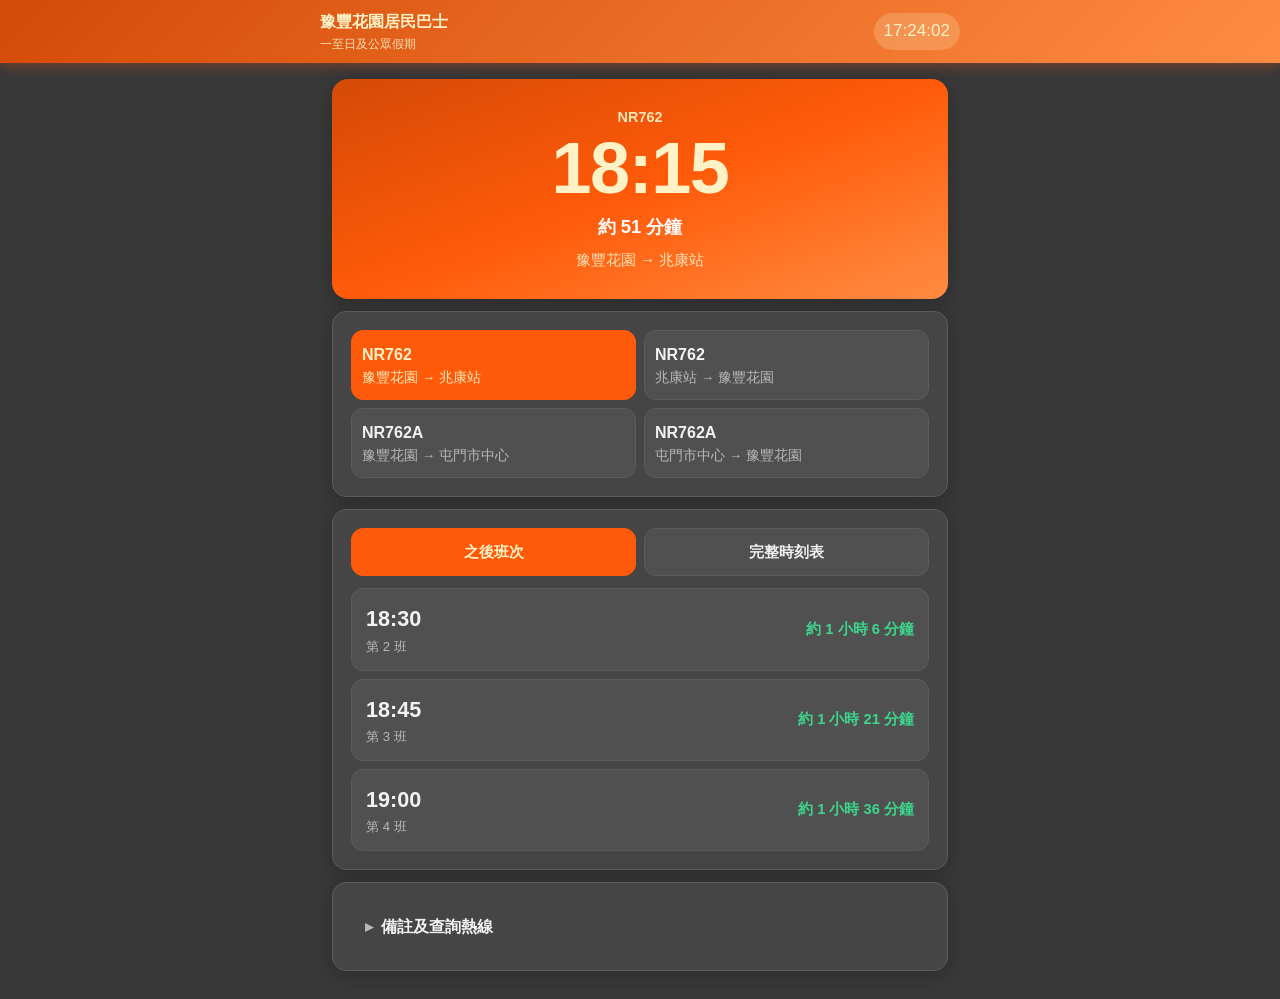
<file: index.html>
<!DOCTYPE html>
<html lang="zh-HK">
<head>
  <meta charset="UTF-8">
  <meta name="viewport" content="width=device-width, initial-scale=1.0, viewport-fit=cover">
  <meta name="theme-color" content="#ff5a09">
  <meta name="color-scheme" content="dark">
  <meta name="mobile-web-app-capable" content="yes">
  <meta name="apple-mobile-web-app-capable" content="yes">
  <meta name="apple-mobile-web-app-status-bar-style" content="black-translucent">
  <meta name="apple-mobile-web-app-title" content="豫豐巴士">
  <title>豫豐花園巴士 | NR762</title>
  <meta name="description" content="查詢豫豐花園 NR762 及 NR762A 居民巴士班次。">
  <link rel="manifest" href="manifest.json">
  <link rel="icon" href="icons/icon-192.png" type="image/png">
  <link rel="apple-touch-icon" href="icons/apple-touch-icon.png">
  <!-- splash:start -->
  <link rel="apple-touch-startup-image" media="screen and (device-width: 375px) and (device-height: 667px) and (-webkit-device-pixel-ratio: 2) and (orientation: portrait)" href="splash/iphone-se-portrait.png">
  <link rel="apple-touch-startup-image" media="screen and (device-width: 375px) and (device-height: 667px) and (-webkit-device-pixel-ratio: 2) and (orientation: landscape)" href="splash/iphone-se-landscape.png">
  <link rel="apple-touch-startup-image" media="screen and (device-width: 414px) and (device-height: 736px) and (-webkit-device-pixel-ratio: 3) and (orientation: portrait)" href="splash/iphone-plus-portrait.png">
  <link rel="apple-touch-startup-image" media="screen and (device-width: 414px) and (device-height: 736px) and (-webkit-device-pixel-ratio: 3) and (orientation: landscape)" href="splash/iphone-plus-landscape.png">
  <link rel="apple-touch-startup-image" media="screen and (device-width: 375px) and (device-height: 812px) and (-webkit-device-pixel-ratio: 3) and (orientation: portrait)" href="splash/iphone-x-portrait.png">
  <link rel="apple-touch-startup-image" media="screen and (device-width: 375px) and (device-height: 812px) and (-webkit-device-pixel-ratio: 3) and (orientation: landscape)" href="splash/iphone-x-landscape.png">
  <link rel="apple-touch-startup-image" media="screen and (device-width: 414px) and (device-height: 896px) and (-webkit-device-pixel-ratio: 2) and (orientation: portrait)" href="splash/iphone-xr-portrait.png">
  <link rel="apple-touch-startup-image" media="screen and (device-width: 414px) and (device-height: 896px) and (-webkit-device-pixel-ratio: 2) and (orientation: landscape)" href="splash/iphone-xr-landscape.png">
  <link rel="apple-touch-startup-image" media="screen and (device-width: 414px) and (device-height: 896px) and (-webkit-device-pixel-ratio: 3) and (orientation: portrait)" href="splash/iphone-xs-max-portrait.png">
  <link rel="apple-touch-startup-image" media="screen and (device-width: 414px) and (device-height: 896px) and (-webkit-device-pixel-ratio: 3) and (orientation: landscape)" href="splash/iphone-xs-max-landscape.png">
  <link rel="apple-touch-startup-image" media="screen and (device-width: 390px) and (device-height: 844px) and (-webkit-device-pixel-ratio: 3) and (orientation: portrait)" href="splash/iphone-12-portrait.png">
  <link rel="apple-touch-startup-image" media="screen and (device-width: 390px) and (device-height: 844px) and (-webkit-device-pixel-ratio: 3) and (orientation: landscape)" href="splash/iphone-12-landscape.png">
  <link rel="apple-touch-startup-image" media="screen and (device-width: 428px) and (device-height: 926px) and (-webkit-device-pixel-ratio: 3) and (orientation: portrait)" href="splash/iphone-12-max-portrait.png">
  <link rel="apple-touch-startup-image" media="screen and (device-width: 428px) and (device-height: 926px) and (-webkit-device-pixel-ratio: 3) and (orientation: landscape)" href="splash/iphone-12-max-landscape.png">
  <link rel="apple-touch-startup-image" media="screen and (device-width: 393px) and (device-height: 852px) and (-webkit-device-pixel-ratio: 3) and (orientation: portrait)" href="splash/iphone-14-pro-portrait.png">
  <link rel="apple-touch-startup-image" media="screen and (device-width: 393px) and (device-height: 852px) and (-webkit-device-pixel-ratio: 3) and (orientation: landscape)" href="splash/iphone-14-pro-landscape.png">
  <link rel="apple-touch-startup-image" media="screen and (device-width: 430px) and (device-height: 932px) and (-webkit-device-pixel-ratio: 3) and (orientation: portrait)" href="splash/iphone-14-pro-max-portrait.png">
  <link rel="apple-touch-startup-image" media="screen and (device-width: 430px) and (device-height: 932px) and (-webkit-device-pixel-ratio: 3) and (orientation: landscape)" href="splash/iphone-14-pro-max-landscape.png">
  <link rel="apple-touch-startup-image" media="screen and (device-width: 402px) and (device-height: 874px) and (-webkit-device-pixel-ratio: 3) and (orientation: portrait)" href="splash/iphone-16-pro-portrait.png">
  <link rel="apple-touch-startup-image" media="screen and (device-width: 402px) and (device-height: 874px) and (-webkit-device-pixel-ratio: 3) and (orientation: landscape)" href="splash/iphone-16-pro-landscape.png">
  <link rel="apple-touch-startup-image" media="screen and (device-width: 420px) and (device-height: 912px) and (-webkit-device-pixel-ratio: 3) and (orientation: portrait)" href="splash/iphone-air-portrait.png">
  <link rel="apple-touch-startup-image" media="screen and (device-width: 420px) and (device-height: 912px) and (-webkit-device-pixel-ratio: 3) and (orientation: landscape)" href="splash/iphone-air-landscape.png">
  <link rel="apple-touch-startup-image" media="screen and (device-width: 440px) and (device-height: 956px) and (-webkit-device-pixel-ratio: 3) and (orientation: portrait)" href="splash/iphone-16-pro-max-portrait.png">
  <link rel="apple-touch-startup-image" media="screen and (device-width: 440px) and (device-height: 956px) and (-webkit-device-pixel-ratio: 3) and (orientation: landscape)" href="splash/iphone-16-pro-max-landscape.png">
  <link rel="apple-touch-startup-image" media="screen and (device-width: 768px) and (device-height: 1024px) and (-webkit-device-pixel-ratio: 2) and (orientation: portrait)" href="splash/ipad-portrait.png">
  <link rel="apple-touch-startup-image" media="screen and (device-width: 768px) and (device-height: 1024px) and (-webkit-device-pixel-ratio: 2) and (orientation: landscape)" href="splash/ipad-landscape.png">
  <link rel="apple-touch-startup-image" media="screen and (device-width: 810px) and (device-height: 1080px) and (-webkit-device-pixel-ratio: 2) and (orientation: portrait)" href="splash/ipad-10-2-portrait.png">
  <link rel="apple-touch-startup-image" media="screen and (device-width: 810px) and (device-height: 1080px) and (-webkit-device-pixel-ratio: 2) and (orientation: landscape)" href="splash/ipad-10-2-landscape.png">
  <link rel="apple-touch-startup-image" media="screen and (device-width: 744px) and (device-height: 1133px) and (-webkit-device-pixel-ratio: 2) and (orientation: portrait)" href="splash/ipad-mini-portrait.png">
  <link rel="apple-touch-startup-image" media="screen and (device-width: 744px) and (device-height: 1133px) and (-webkit-device-pixel-ratio: 2) and (orientation: landscape)" href="splash/ipad-mini-landscape.png">
  <link rel="apple-touch-startup-image" media="screen and (device-width: 834px) and (device-height: 1112px) and (-webkit-device-pixel-ratio: 2) and (orientation: portrait)" href="splash/ipad-pro-10-5-portrait.png">
  <link rel="apple-touch-startup-image" media="screen and (device-width: 834px) and (device-height: 1112px) and (-webkit-device-pixel-ratio: 2) and (orientation: landscape)" href="splash/ipad-pro-10-5-landscape.png">
  <link rel="apple-touch-startup-image" media="screen and (device-width: 820px) and (device-height: 1180px) and (-webkit-device-pixel-ratio: 2) and (orientation: portrait)" href="splash/ipad-10-portrait.png">
  <link rel="apple-touch-startup-image" media="screen and (device-width: 820px) and (device-height: 1180px) and (-webkit-device-pixel-ratio: 2) and (orientation: landscape)" href="splash/ipad-10-landscape.png">
  <link rel="apple-touch-startup-image" media="screen and (device-width: 834px) and (device-height: 1194px) and (-webkit-device-pixel-ratio: 2) and (orientation: portrait)" href="splash/ipad-pro-11-portrait.png">
  <link rel="apple-touch-startup-image" media="screen and (device-width: 834px) and (device-height: 1194px) and (-webkit-device-pixel-ratio: 2) and (orientation: landscape)" href="splash/ipad-pro-11-landscape.png">
  <link rel="apple-touch-startup-image" media="screen and (device-width: 834px) and (device-height: 1210px) and (-webkit-device-pixel-ratio: 2) and (orientation: portrait)" href="splash/ipad-pro-11-m4-portrait.png">
  <link rel="apple-touch-startup-image" media="screen and (device-width: 834px) and (device-height: 1210px) and (-webkit-device-pixel-ratio: 2) and (orientation: landscape)" href="splash/ipad-pro-11-m4-landscape.png">
  <link rel="apple-touch-startup-image" media="screen and (device-width: 1024px) and (device-height: 1366px) and (-webkit-device-pixel-ratio: 2) and (orientation: portrait)" href="splash/ipad-pro-12-9-portrait.png">
  <link rel="apple-touch-startup-image" media="screen and (device-width: 1024px) and (device-height: 1366px) and (-webkit-device-pixel-ratio: 2) and (orientation: landscape)" href="splash/ipad-pro-12-9-landscape.png">
  <link rel="apple-touch-startup-image" media="screen and (device-width: 1032px) and (device-height: 1376px) and (-webkit-device-pixel-ratio: 2) and (orientation: portrait)" href="splash/ipad-pro-13-portrait.png">
  <link rel="apple-touch-startup-image" media="screen and (device-width: 1032px) and (device-height: 1376px) and (-webkit-device-pixel-ratio: 2) and (orientation: landscape)" href="splash/ipad-pro-13-landscape.png">
  <!-- splash:end -->
  <link rel="stylesheet" href="css/style.css">
</head>
<body>
  <header class="top-bar">
    <div class="top-bar-inner">
      <div>
        <p class="top-bar-label">豫豐花園居民巴士</p>
        <p class="top-bar-sub">一至日及公眾假期</p>
      </div>
      <time class="live-clock" id="live-clock" aria-live="polite"></time>
    </div>
  </header>

  <main class="page">
    <section class="next-hero" id="next-hero" aria-live="polite">
      <p class="next-hero-route" id="hero-route">—</p>
      <p class="next-hero-time" id="hero-time">--:--</p>
      <p class="next-hero-wait" id="hero-wait">—</p>
      <p class="next-hero-direction" id="hero-direction">—</p>
    </section>

    <section class="panel">
      <div class="route-options" id="route-options"></div>
    </section>

    <section class="panel results-panel">
      <div class="view-tabs" role="tablist">
        <button type="button" class="view-tab active" data-view="next" role="tab">之後班次</button>
        <button type="button" class="view-tab" data-view="full" role="tab">完整時刻表</button>
      </div>

      <div id="next-panel" role="tabpanel">
        <div class="upcoming-list" id="next-cards"></div>
      </div>

      <div id="full-panel" hidden role="tabpanel">
        <p id="timetable-caption"></p>
        <div class="timetable-grid" id="timetable-grid"></div>
      </div>
    </section>

    <details class="remarks-details panel">
      <summary>備註及查詢熱線</summary>
      <ul class="remarks-list" id="remarks-list"></ul>
      <p class="footer-note">查詢熱線 <a href="tel:35154088">3515 4088</a></p>
    </details>
  </main>

  <script src="js/data.js"></script>
  <script src="js/app.js"></script>
  <script src="js/pwa.js"></script>
</body>
</html>
</file>
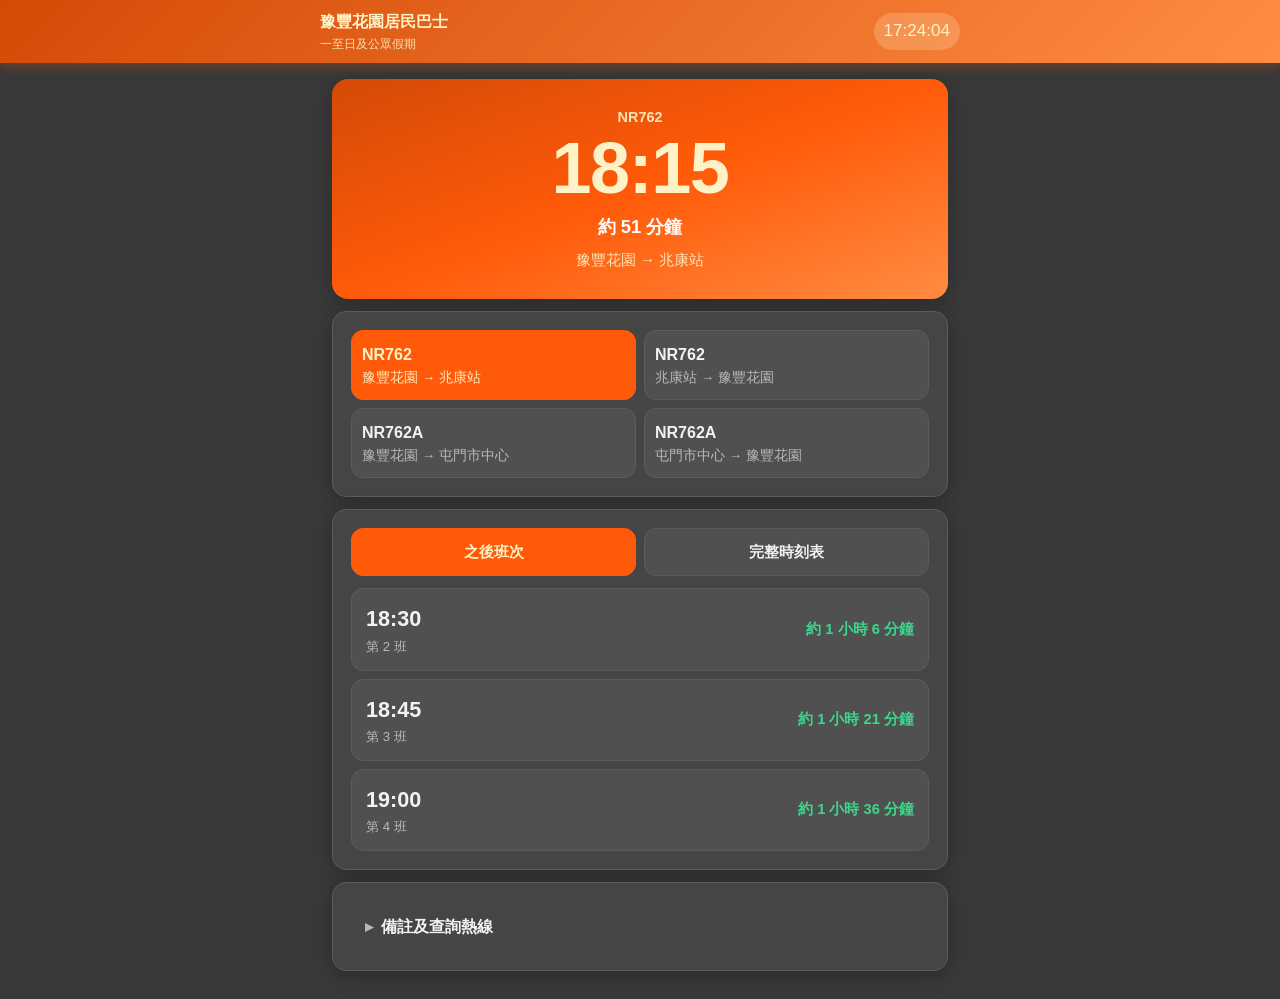
<file: google-apps-script/Index.html>
<!DOCTYPE html>
<html lang="zh-HK">
<head>
  <meta charset="UTF-8">
  <meta name="viewport" content="width=device-width, initial-scale=1.0, viewport-fit=cover">
  <meta name="theme-color" content="#ff5a09">
  <title>豫豐花園巴士 | NR762</title>
  <style>
:root {
  --bg: #393939;
  --surface: #454545;
  --surface-raised: #505050;
  --text: #f2f2f2;
  --muted: #b8b8b8;
  --primary: #4da3ff;
  --primary-dark: #7bb8ff;
  --accent: #3dd68c;
  --orange-dark: #d44a07;
  --orange: #ff5a09;
  --orange-light: #ff8c42;
  --selected: var(--orange);
  --selected-text: #fff2c6;
  --border: #5c5c5c;
  --shadow: 0 4px 20px rgba(0, 0, 0, 0.25);
  --radius: 14px;
  --touch: 48px;
  --safe-top: env(safe-area-inset-top, 0px);
  --safe-bottom: env(safe-area-inset-bottom, 0px);
  --safe-left: env(safe-area-inset-left, 0px);
  --safe-right: env(safe-area-inset-right, 0px);
}

* {
  box-sizing: border-box;
  -webkit-tap-highlight-color: transparent;
}

html {
  -webkit-text-size-adjust: 100%;
  background: var(--bg);
}

body {
  margin: 0;
  font-family: "PingFang HK", "Microsoft JhengHei", "Segoe UI", sans-serif;
  background: var(--bg);
  color: var(--text);
  line-height: 1.45;
  padding-bottom: calc(16px + var(--safe-bottom));
}

a {
  color: var(--primary);
  text-decoration: none;
}

.top-bar {
  position: sticky;
  top: 0;
  z-index: 20;
  background: linear-gradient(135deg, var(--orange-dark), var(--orange-light));
  color: var(--selected-text);
  padding: calc(10px + var(--safe-top)) calc(12px + var(--safe-right)) 10px calc(12px + var(--safe-left));
  box-shadow: 0 2px 12px rgba(255, 90, 9, 0.35);
}

.top-bar-inner {
  display: flex;
  justify-content: space-between;
  align-items: center;
  gap: 12px;
  max-width: 640px;
  margin: 0 auto;
}

.top-bar-label {
  margin: 0;
  font-size: 1rem;
  font-weight: 700;
}

.top-bar-sub {
  margin: 2px 0 0;
  font-size: 0.78rem;
  opacity: 0.88;
}

.live-clock {
  font-size: calc(0.88rem + 3px);
  font-variant-numeric: tabular-nums;
  background: rgba(255, 242, 198, 0.22);
  color: var(--selected-text);
  padding: 6px 10px;
  border-radius: 999px;
  white-space: nowrap;
  flex-shrink: 0;
}

.page {
  max-width: 640px;
  margin: 0 auto;
  padding: 12px calc(12px + var(--safe-right)) 0 calc(12px + var(--safe-left));
}

.next-hero {
  background: linear-gradient(160deg, var(--orange-dark) 0%, var(--orange) 50%, var(--orange-light) 100%);
  color: var(--selected-text);
  border-radius: calc(var(--radius) + 2px);
  padding: 20px 18px 22px;
  margin-bottom: 12px;
  box-shadow: var(--shadow);
  text-align: center;
}

.next-hero-route {
  margin: 0 0 4px;
  font-size: 0.9rem;
  opacity: 0.92;
  font-weight: 600;
}

.next-hero-time {
  margin: 0;
  font-size: clamp(3.2rem, 18vw, 4.5rem);
  font-weight: 800;
  line-height: 1;
  font-variant-numeric: tabular-nums;
  letter-spacing: -0.02em;
}

.next-hero-wait {
  margin: 10px 0 0;
  font-size: 1.15rem;
  font-weight: 700;
  color: #fff;
}

.next-hero-direction {
  margin: 8px 0 0;
  font-size: 0.95rem;
  opacity: 0.9;
}

.panel {
  background: var(--surface);
  border: 1px solid var(--border);
  border-radius: var(--radius);
  padding: 14px;
  box-shadow: var(--shadow);
  margin-bottom: 12px;
}

.route-options {
  display: grid;
  grid-template-columns: 1fr 1fr;
  gap: 8px;
}

.route-option,
.view-tab {
  border: 1.5px solid var(--border);
  background: var(--surface-raised);
  color: var(--text);
  border-radius: 12px;
  min-height: var(--touch);
  padding: 12px 10px;
  cursor: pointer;
  transition: border-color 0.15s, background 0.15s;
  font: inherit;
  touch-action: manipulation;
  user-select: none;
}

.route-option {
  text-align: center;
  display: flex;
  flex-direction: column;
  justify-content: center;
  gap: 4px;
}

.route-option strong {
  font-size: 1rem;
}

.route-option span {
  color: var(--muted);
  font-size: 0.78rem;
  line-height: 1.25;
}

.route-option.active,
.view-tab.active {
  border-color: var(--selected);
  background: var(--selected);
  color: var(--selected-text);
}

.route-option.active span {
  color: var(--selected-text);
  opacity: 0.95;
}

.view-tabs {
  display: grid;
  grid-template-columns: 1fr 1fr;
  gap: 8px;
  margin-bottom: 12px;
}

.view-tab {
  font-weight: 700;
  font-size: 0.92rem;
}

.upcoming-list {
  display: flex;
  flex-direction: column;
  gap: 8px;
}

.upcoming-item {
  display: grid;
  grid-template-columns: 1fr auto;
  align-items: center;
  gap: 8px;
  padding: 14px 14px;
  border: 1px solid var(--border);
  border-radius: 12px;
  background: var(--surface-raised);
}

.upcoming-item.highlight {
  display: none;
}

.upcoming-time {
  font-size: 1.35rem;
  font-weight: 700;
  font-variant-numeric: tabular-nums;
}

.upcoming-meta {
  color: var(--muted);
  font-size: 0.82rem;
  margin-top: 2px;
}

.upcoming-wait {
  text-align: right;
  font-size: 0.92rem;
  font-weight: 700;
  color: var(--accent);
  white-space: nowrap;
}

.timetable-grid {
  display: grid;
  grid-template-columns: repeat(3, 1fr);
  gap: 6px;
}

.time-cell {
  text-align: center;
  padding: 12px 4px;
  border-radius: 10px;
  background: var(--surface-raised);
  border: 1px solid var(--border);
  font-variant-numeric: tabular-nums;
  font-weight: 700;
  font-size: 0.95rem;
  min-height: 44px;
  display: flex;
  align-items: center;
  justify-content: center;
}

.time-cell.next {
  background: rgba(61, 214, 140, 0.2);
  border-color: var(--accent);
  color: var(--accent);
  box-shadow: 0 0 0 2px rgba(61, 214, 140, 0.25);
}

.time-cell.past {
  opacity: 0.38;
}

.time-cell.cancelled {
  opacity: 0.3;
  text-decoration: line-through;
  background: #333333;
}

#timetable-caption {
  margin: 0 0 10px;
  color: var(--muted);
  font-size: 0.82rem;
}

.remarks-details {
  padding: 0;
  overflow: hidden;
}

.remarks-details summary {
  padding: 14px;
  font-weight: 700;
  cursor: pointer;
  min-height: var(--touch);
  display: flex;
  align-items: center;
  list-style: none;
}

.remarks-details summary::-webkit-details-marker {
  display: none;
}

.remarks-details summary::before {
  content: "▸";
  margin-right: 8px;
  color: var(--muted);
}

.remarks-details[open] summary::before {
  content: "▾";
}

.remarks-list {
  margin: 0;
  padding: 0 14px 0 28px;
  color: var(--muted);
  font-size: 0.88rem;
}

.remarks-list li + li {
  margin-top: 8px;
}

.footer-note {
  margin: 12px 14px 14px;
  color: var(--muted);
  font-size: 0.82rem;
}

.empty {
  color: var(--muted);
  margin: 0;
  text-align: center;
  padding: 20px 0;
}

@media (min-width: 480px) {
  .route-option span {
    font-size: 0.85rem;
  }

  .timetable-grid {
    grid-template-columns: repeat(4, 1fr);
  }
}

.net-status {
  margin: 0 0 12px;
  padding: 8px 12px;
  border-radius: 999px;
  background: #3a332c;
  color: var(--selected-text);
  text-align: center;
  font-size: 0.82rem;
  font-weight: 700;
}

.install-hint {
  position: fixed;
  z-index: 40;
  left: 50%;
  bottom: calc(12px + var(--safe-bottom));
  transform: translateX(-50%);
  width: min(616px, calc(100% - 24px - var(--safe-left) - var(--safe-right)));
  background: var(--surface);
  color: var(--text);
  border: 1px solid var(--orange);
  border-radius: var(--radius);
  box-shadow: var(--shadow);
  padding: 14px 14px 12px;
}

.install-hint-title {
  margin: 0;
  font-weight: 800;
  color: var(--orange-light);
}

.install-hint-text {
  margin: 6px 0 0;
  color: var(--text);
  font-size: 0.9rem;
}

.share-chip {
  display: inline-flex;
  align-items: center;
  justify-content: center;
  width: 22px;
  height: 22px;
  margin: 0 4px;
  vertical-align: -5px;
  color: var(--selected-text);
  background: var(--orange);
  border-radius: 6px;
}

.install-hint-actions {
  display: flex;
  justify-content: flex-end;
  margin-top: 12px;
}

.install-hint-action {
  min-height: var(--touch);
  min-width: 96px;
  padding: 0 16px;
  border: 0;
  border-radius: 12px;
  background: var(--orange);
  color: var(--selected-text);
  font: inherit;
  font-weight: 800;
  cursor: pointer;
  touch-action: manipulation;
}

body.has-install-hint {
  padding-bottom: calc(200px + var(--safe-bottom));
}

html.is-standalone body {
  min-height: 100dvh;
}

@media (min-width: 640px) {
  .page {
    padding-top: 16px;
  }

  .next-hero {
    padding: 28px 24px;
  }

  .panel {
    padding: 18px;
  }

  .timetable-grid {
    grid-template-columns: repeat(5, 1fr);
  }
}

  </style>
</head>
<body>

  <header class="top-bar">
    <div class="top-bar-inner">
      <div>
        <p class="top-bar-label">豫豐花園居民巴士</p>
        <p class="top-bar-sub">一至日及公眾假期</p>
      </div>
      <time class="live-clock" id="live-clock" aria-live="polite"></time>
    </div>
  </header>
  <main class="page">
    <section class="next-hero" id="next-hero" aria-live="polite">
      <p class="next-hero-route" id="hero-route">—</p>
      <p class="next-hero-time" id="hero-time">--:--</p>
      <p class="next-hero-wait" id="hero-wait">—</p>
      <p class="next-hero-direction" id="hero-direction">—</p>
    </section>
    <section class="panel">
      <div class="route-options" id="route-options"></div>
    </section>
    <section class="panel results-panel">
      <div class="view-tabs" role="tablist">
        <button type="button" class="view-tab active" data-view="next" role="tab">之後班次</button>
        <button type="button" class="view-tab" data-view="full" role="tab">完整時刻表</button>
      </div>
      <div id="next-panel" role="tabpanel">
        <div class="upcoming-list" id="next-cards"></div>
      </div>
      <div id="full-panel" hidden role="tabpanel">
        <p id="timetable-caption"></p>
        <div class="timetable-grid" id="timetable-grid"></div>
      </div>
    </section>
    <details class="remarks-details panel">
      <summary>備註及查詢熱線</summary>
      <ul class="remarks-list" id="remarks-list"></ul>
      <p class="footer-note">查詢熱線 <a href="tel:35154088">3515 4088</a></p>
    </details>
  </main>

  <script>
/** 豫豐花園居民巴士 NR762 / NR762A 時刻表資料 */
const TIMETABLE = {
  meta: {
    estate: "豫豐花園",
    estateEn: "The Sherwood",
    scheduleNote: "星期一至日及公眾假期適用",
    hotline: "3515 4088",
    updatedFrom: "IMG_6187.HEIC",
  },
  routes: {
    NR762: {
      id: "NR762",
      name: "NR762",
      label: "豫豐花園 ↔ 港鐵兆康站",
      labelEn: "The Sherwood ↔ MTR Siu Hong Station",
      directions: {
        to_siu_hong: {
          label: "豫豐花園 → 兆康站",
          labelEn: "The Sherwood → Siu Hong Station",
          from: "豫豐花園",
          to: "兆康站",
          times: [
            "06:15", "06:30", "06:45", "07:00", "07:15", "07:30", "07:45", "08:00",
            "08:15", "08:30", "08:45", "09:00", "10:05", "10:20", "10:40", "11:00", "11:20",
            "11:40", "12:00", "14:05", "14:20", "14:40", "15:00", "15:20", "15:40",
            "16:00", "18:15", "18:30", "18:45", "19:00", "19:15", "19:30", "19:45",
            "21:15", "21:45", "22:00",
          ],
          cancelled: ["08:45"],
        },
        from_siu_hong: {
          label: "兆康站 → 豫豐花園",
          labelEn: "Siu Hong Station → The Sherwood",
          from: "兆康站",
          to: "豫豐花園",
          times: [
            "06:20", "06:35", "06:50", "07:05", "07:20", "07:35", "07:50", "08:05",
            "08:20", "08:35", "08:50", "09:05", "10:10", "10:25", "10:45", "11:05", "11:25",
            "11:45", "12:05", "14:10", "14:25", "14:45", "15:05", "15:25", "15:45",
            "16:05", "18:20", "18:35", "18:50", "19:05", "19:20", "19:35", "19:50",
            "21:20", "21:50", "22:05",
          ],
          cancelled: ["08:50"],
        },
      },
    },
    NR762A: {
      id: "NR762A",
      name: "NR762A",
      label: "豫豐花園 ↔ 屯門市中心",
      labelEn: "The Sherwood ↔ Tuen Mun Town Centre",
      directions: {
        to_tuen_mun: {
          label: "豫豐花園 → 屯門市中心",
          labelEn: "The Sherwood → Tuen Mun Town Centre",
          from: "豫豐花園",
          to: "屯門市中心",
          times: [
            "07:30", "08:00", "08:30", "09:00", "09:15", "09:30", "09:45", "10:00",
            "10:30", "11:00", "11:30", "12:00", "12:15", "12:30", "12:45", "13:00",
            "13:15", "13:30", "13:45", "14:00", "14:30", "15:00", "15:30", "16:00",
            "16:15", "16:30", "16:45", "17:00", "17:15", "17:30", "17:45", "18:00",
            "19:30", "20:00", "20:15", "20:30", "20:45", "21:00", "21:30", "22:00",
            "22:15", "22:30", "22:45", "23:00", "23:15",
          ],
          cancelled: [],
        },
        from_tuen_mun: {
          label: "屯門市中心 → 豫豐花園",
          labelEn: "Tuen Mun Town Centre → The Sherwood",
          from: "屯門市中心",
          to: "豫豐花園",
          times: [
            "07:40", "08:10", "08:40", "09:10", "09:25", "09:40", "09:55", "10:10",
            "10:40", "11:10", "11:40", "12:10", "12:25", "12:40", "12:55", "13:10",
            "13:25", "13:40", "13:55", "14:10", "14:40", "15:10", "15:40", "16:10",
            "16:25", "16:40", "16:55", "17:10", "17:25", "17:40", "17:55", "18:10",
            "19:40", "20:10", "20:25", "20:40", "20:55", "21:10", "21:40", "22:10",
            "22:25", "22:40", "22:55", "23:10", "23:30",
          ],
          cancelled: [],
        },
      },
    },
  },
  remarks: [
    "班次可能因交通情況而調整，恕不另行通知。",
    "為避免阻塞交通，巴士不會在屯門市中心及兆康站等候。",
    "乘客上車時須出示有效居民證，並以八達通繳付車費。",
    "八號或以上颱風信號或黑色暴雨警告生效時，服務於信號發出前一小時起有限度運作，其後暫停；信號取消後兩小時恢復正常服務（視乎路面情況而定）。",
    "查詢請致電 24 小時保安控制中心：3515 4088。",
  ],
};

const ROUTE_OPTIONS = [
  { id: "nr762-out", routeId: "NR762", directionKey: "to_siu_hong", route: "NR762", direction: "豫豐花園 → 兆康站" },
  { id: "nr762-in", routeId: "NR762", directionKey: "from_siu_hong", route: "NR762", direction: "兆康站 → 豫豐花園" },
  { id: "nr762a-out", routeId: "NR762A", directionKey: "to_tuen_mun", route: "NR762A", direction: "豫豐花園 → 屯門市中心" },
  { id: "nr762a-in", routeId: "NR762A", directionKey: "from_tuen_mun", route: "NR762A", direction: "屯門市中心 → 豫豐花園" },
];

const state = {
  optionId: "nr762-out",
  view: "next",
};

function getSelection() {
  return ROUTE_OPTIONS.find((o) => o.id === state.optionId) || ROUTE_OPTIONS[0];
}

function parseTime(timeStr) {
  const [h, m] = timeStr.split(":").map(Number);
  return h * 60 + m;
}

function getNowMinutes() {
  const now = new Date();
  return now.getHours() * 60 + now.getMinutes();
}

function getActiveTimes(routeId, directionKey) {
  const direction = TIMETABLE.routes[routeId].directions[directionKey];
  const cancelled = new Set(direction.cancelled || []);
  return direction.times.filter((t) => !cancelled.has(t));
}

function getNextBuses(routeId, directionKey, count = 4) {
  const times = getActiveTimes(routeId, directionKey);
  const now = getNowMinutes();
  const upcoming = times.filter((t) => parseTime(t) >= now);
  const result = upcoming.slice(0, count);

  if (result.length < count) {
    result.push(...times.slice(0, count - result.length));
  }

  return result.map((time) => {
    let diff = parseTime(time) - now;
    if (diff < 0) diff += 24 * 60;
    return { time, minutesAway: diff, isTomorrow: parseTime(time) < now };
  });
}

function formatWaitText(bus, index) {
  if (bus.minutesAway === 0) return "即將開出";
  if (bus.isTomorrow && index > 0) return `約 ${bus.minutesAway} 分鐘（翌日）`;
  if (bus.minutesAway < 60) return `約 ${bus.minutesAway} 分鐘`;
  const h = Math.floor(bus.minutesAway / 60);
  const m = bus.minutesAway % 60;
  return m ? `約 ${h} 小時 ${m} 分鐘` : `約 ${h} 小時`;
}

function renderRouteOptions() {
  const container = document.getElementById("route-options");
  container.innerHTML = "";

  ROUTE_OPTIONS.forEach((opt) => {
    const btn = document.createElement("button");
    btn.type = "button";
    btn.className = `route-option${state.optionId === opt.id ? " active" : ""}`;
    btn.innerHTML = `<strong>${opt.route}</strong><span>${opt.direction}</span>`;
    btn.addEventListener("click", () => {
      state.optionId = opt.id;
      render();
    });
    container.appendChild(btn);
  });
}

function renderNextHero(nextBuses, selection) {
  const next = nextBuses[0];
  document.getElementById("hero-route").textContent = selection.route;
  document.getElementById("hero-time").textContent = next ? next.time : "--:--";
  document.getElementById("hero-wait").textContent = next ? formatWaitText(next, 0) : "今日已無班次";
  document.getElementById("hero-direction").textContent = selection.direction;
}

function renderResults() {
  const selection = getSelection();
  const nextBuses = getNextBuses(selection.routeId, selection.directionKey, 4);

  renderNextHero(nextBuses, selection);

  const cards = document.getElementById("next-cards");
  cards.innerHTML = "";

  nextBuses.slice(1).forEach((bus, index) => {
    const item = document.createElement("article");
    item.className = "upcoming-item";
    item.innerHTML = `
      <div>
        <div class="upcoming-time">${bus.time}</div>
        <div class="upcoming-meta">第 ${index + 2} 班</div>
      </div>
      <div class="upcoming-wait">${formatWaitText(bus, index + 1)}</div>
    `;
    cards.appendChild(item);
  });

  if (nextBuses.length <= 1) {
    cards.innerHTML = `<p class="empty">${nextBuses.length === 0 ? "今日此方向已無班次" : "之後再無其他班次"}</p>`;
  }
}

function renderTimetable() {
  const selection = getSelection();
  const direction = TIMETABLE.routes[selection.routeId].directions[selection.directionKey];
  const cancelled = new Set(direction.cancelled || []);
  const now = getNowMinutes();
  const grid = document.getElementById("timetable-grid");
  grid.innerHTML = "";

  direction.times.forEach((time) => {
    const cell = document.createElement("div");
    const isCancelled = cancelled.has(time);
    const isPast = !isCancelled && parseTime(time) < now;
    const isNext =
      !isCancelled &&
      time === getNextBuses(selection.routeId, selection.directionKey, 1)[0]?.time;

    cell.className = [
      "time-cell",
      isCancelled ? "cancelled" : "",
      isPast ? "past" : "",
      isNext ? "next" : "",
    ]
      .filter(Boolean)
      .join(" ");
    cell.textContent = time;
    if (isCancelled) cell.title = "已取消";
    grid.appendChild(cell);
  });

  document.getElementById("timetable-caption").textContent =
    `${selection.route} · ${selection.direction}（共 ${getActiveTimes(selection.routeId, selection.directionKey).length} 班）`;
}

function renderRemarks() {
  document.getElementById("remarks-list").innerHTML =
    TIMETABLE.remarks.map((r) => `<li>${r}</li>`).join("");
}

function bindControls() {
  document.querySelectorAll("[data-view]").forEach((btn) => {
    btn.addEventListener("click", () => {
      state.view = btn.dataset.view;
      document.querySelectorAll("[data-view]").forEach((b) => b.classList.remove("active"));
      btn.classList.add("active");
      document.getElementById("next-panel").hidden = state.view !== "next";
      document.getElementById("full-panel").hidden = state.view !== "full";
    });
  });
}

function renderClock() {
  const el = document.getElementById("live-clock");
  const tick = () => {
    el.textContent = new Date().toLocaleString("zh-HK", {
      hour: "2-digit",
      minute: "2-digit",
      second: "2-digit",
      hour12: false,
    });
  };
  tick();
  setInterval(tick, 1000);
}

function render() {
  renderRouteOptions();
  renderResults();
  renderTimetable();
  renderRemarks();
}

document.addEventListener("DOMContentLoaded", () => {
  bindControls();
  renderClock();
  render();
  setInterval(() => {
    renderResults();
    renderTimetable();
  }, 30000);
});

const INSTALL_DISMISS_KEY = "nr762-install-dismissed";

function isIos() {
  const ua = navigator.userAgent;
  const classic = /iPad|iPhone|iPod/.test(ua);
  const iPadOS = navigator.platform === "MacIntel" && navigator.maxTouchPoints > 1;
  return classic || iPadOS;
}

function isStandalone() {
  return window.navigator.standalone === true || window.matchMedia("(display-mode: standalone)").matches;
}

function isAppEntry() {
  const path = location.pathname;
  return path.endsWith("/") || path.endsWith("/index.html");
}

function readDismissed() {
  try {
    return localStorage.getItem(INSTALL_DISMISS_KEY) === "1";
  } catch (error) {
    return false;
  }
}

function writeDismissed() {
  try {
    localStorage.setItem(INSTALL_DISMISS_KEY, "1");
  } catch (error) {
    /* Private mode can block storage; the hint can show again next visit. */
  }
}

function shareChip() {
  const chip = document.createElement("span");
  chip.className = "share-chip";
  chip.setAttribute("aria-hidden", "true");
  chip.innerHTML =
    '<svg viewBox="0 0 24 24" width="16" height="16" aria-hidden="true"><path fill="none" stroke="currentColor" stroke-width="2.2" stroke-linecap="round" stroke-linejoin="round" d="M12 16V4M8 8l4-4 4 4"/><path fill="none" stroke="currentColor" stroke-width="2.2" stroke-linecap="round" stroke-linejoin="round" d="M6 12v6a2 2 0 0 0 2 2h8a2 2 0 0 0 2-2v-6"/></svg>';
  return chip;
}

function syncHintPadding() {
  const aside = document.getElementById("install-hint");
  if (!aside) {
    document.body.style.paddingBottom = "";
    return;
  }
  const covered = window.innerHeight - aside.getBoundingClientRect().top;
  document.body.style.paddingBottom = `${Math.ceil(covered + 16)}px`;
}

function removeHint() {
  document.getElementById("install-hint")?.remove();
  document.body.classList.remove("has-install-hint");
  document.body.style.paddingBottom = "";
}

function mountHint(title, textNode, actionLabel, onAction) {
  if (document.getElementById("install-hint") || readDismissed() || isStandalone()) return;

  const aside = document.createElement("aside");
  aside.id = "install-hint";
  aside.className = "install-hint";

  const heading = document.createElement("p");
  heading.className = "install-hint-title";
  heading.textContent = title;

  const actions = document.createElement("div");
  actions.className = "install-hint-actions";
  const action = document.createElement("button");
  action.type = "button";
  action.className = "install-hint-action";
  action.textContent = actionLabel;
  action.addEventListener("click", onAction);
  actions.append(action);

  aside.append(heading, textNode, actions);
  document.body.append(aside);
  document.body.classList.add("has-install-hint");
  syncHintPadding();
}

function showIosHint() {
  const text = document.createElement("p");
  text.className = "install-hint-text";
  text.append(
    "在 Safari 點",
    shareChip(),
    "分享，再選「加入主畫面」。之後可以從主畫面開啟，離線都可以查班次。"
  );
  mountHint("加到主畫面", text, "知道了", () => {
    writeDismissed();
    removeHint();
  });
}

function showAndroidHint(promptEvent) {
  const text = document.createElement("p");
  text.className = "install-hint-text";
  text.textContent = "安裝到主畫面後，可以像 App 一樣開啟，離線都可以查班次。";
  mountHint("安裝豫豐巴士", text, "安裝", async () => {
    promptEvent.prompt();
    const choice = await promptEvent.userChoice;
    if (choice.outcome === "accepted") writeDismissed();
    removeHint();
  });
}

function setupInstallHint() {
  if (!isAppEntry() || isStandalone() || readDismissed()) return;
  window.addEventListener("resize", () => requestAnimationFrame(syncHintPadding));
  if (isIos()) showIosHint();

  window.addEventListener("beforeinstallprompt", (event) => {
    if (isIos() || isStandalone() || readDismissed() || !isAppEntry()) return;
    event.preventDefault();
    showAndroidHint(event);
  });
  window.addEventListener("appinstalled", () => {
    writeDismissed();
    removeHint();
  });
}

function setupNetworkStatus() {
  const main = document.querySelector("main");
  if (!main) return;
  const status = document.createElement("p");
  status.className = "net-status";
  status.setAttribute("role", "status");
  status.hidden = true;
  main.prepend(status);

  let documentFromCache = false;
  const render = () => {
    const offline = !navigator.onLine || documentFromCache;
    status.hidden = !offline;
    status.textContent = offline ? "離線模式，顯示上次儲存的班次" : "";
  };
  window.addEventListener("online", render);
  window.addEventListener("offline", render);
  if ("serviceWorker" in navigator) {
    navigator.serviceWorker.addEventListener("message", (event) => {
      if (!event.data || typeof event.data.fromCache !== "boolean") return;
      documentFromCache = event.data.fromCache;
      render();
    });
    navigator.serviceWorker.ready
      .then((registration) => registration.active?.postMessage("net-status"))
      .catch(() => {});
  }
  render();
}

function registerServiceWorker() {
  if (!("serviceWorker" in navigator) || !isAppEntry()) return;
  navigator.serviceWorker.register("sw.js", { scope: "./" }).catch(() => {
    /* Registration fails on hosts without sw.js; the page still works online. */
  });
}

document.addEventListener("DOMContentLoaded", () => {
  if (isStandalone()) document.documentElement.classList.add("is-standalone");
  setupNetworkStatus();
  setupInstallHint();
  registerServiceWorker();
});

  </script>
</body>
</html>
</file>
<file: css/style.css>
:root {
  --bg: #393939;
  --surface: #454545;
  --surface-raised: #505050;
  --text: #f2f2f2;
  --muted: #b8b8b8;
  --primary: #4da3ff;
  --primary-dark: #7bb8ff;
  --accent: #3dd68c;
  --orange-dark: #d44a07;
  --orange: #ff5a09;
  --orange-light: #ff8c42;
  --selected: var(--orange);
  --selected-text: #fff2c6;
  --border: #5c5c5c;
  --shadow: 0 4px 20px rgba(0, 0, 0, 0.25);
  --radius: 14px;
  --touch: 48px;
  --safe-top: env(safe-area-inset-top, 0px);
  --safe-bottom: env(safe-area-inset-bottom, 0px);
  --safe-left: env(safe-area-inset-left, 0px);
  --safe-right: env(safe-area-inset-right, 0px);
}

* {
  box-sizing: border-box;
  -webkit-tap-highlight-color: transparent;
}

html {
  -webkit-text-size-adjust: 100%;
  background: var(--bg);
}

body {
  margin: 0;
  font-family: "PingFang HK", "Microsoft JhengHei", "Segoe UI", sans-serif;
  background: var(--bg);
  color: var(--text);
  line-height: 1.45;
  padding-bottom: calc(16px + var(--safe-bottom));
}

a {
  color: var(--primary);
  text-decoration: none;
}

.top-bar {
  position: sticky;
  top: 0;
  z-index: 20;
  background: linear-gradient(135deg, var(--orange-dark), var(--orange-light));
  color: var(--selected-text);
  padding: calc(10px + var(--safe-top)) calc(12px + var(--safe-right)) 10px calc(12px + var(--safe-left));
  box-shadow: 0 2px 12px rgba(255, 90, 9, 0.35);
}

.top-bar-inner {
  display: flex;
  justify-content: space-between;
  align-items: center;
  gap: 12px;
  max-width: 640px;
  margin: 0 auto;
}

.top-bar-label {
  margin: 0;
  font-size: 1rem;
  font-weight: 700;
}

.top-bar-sub {
  margin: 2px 0 0;
  font-size: 0.78rem;
  opacity: 0.88;
}

.live-clock {
  font-size: calc(0.88rem + 3px);
  font-variant-numeric: tabular-nums;
  background: rgba(255, 242, 198, 0.22);
  color: var(--selected-text);
  padding: 6px 10px;
  border-radius: 999px;
  white-space: nowrap;
  flex-shrink: 0;
}

.page {
  max-width: 640px;
  margin: 0 auto;
  padding: 12px calc(12px + var(--safe-right)) 0 calc(12px + var(--safe-left));
}

.next-hero {
  background: linear-gradient(160deg, var(--orange-dark) 0%, var(--orange) 50%, var(--orange-light) 100%);
  color: var(--selected-text);
  border-radius: calc(var(--radius) + 2px);
  padding: 20px 18px 22px;
  margin-bottom: 12px;
  box-shadow: var(--shadow);
  text-align: center;
}

.next-hero-route {
  margin: 0 0 4px;
  font-size: 0.9rem;
  opacity: 0.92;
  font-weight: 600;
}

.next-hero-time {
  margin: 0;
  font-size: clamp(3.2rem, 18vw, 4.5rem);
  font-weight: 800;
  line-height: 1;
  font-variant-numeric: tabular-nums;
  letter-spacing: -0.02em;
}

.next-hero-wait {
  margin: 10px 0 0;
  font-size: 1.15rem;
  font-weight: 700;
  color: #fff;
}

.next-hero-direction {
  margin: 8px 0 0;
  font-size: 0.95rem;
  opacity: 0.9;
}

.panel {
  background: var(--surface);
  border: 1px solid var(--border);
  border-radius: var(--radius);
  padding: 14px;
  box-shadow: var(--shadow);
  margin-bottom: 12px;
}

.route-options {
  display: grid;
  grid-template-columns: 1fr 1fr;
  gap: 8px;
}

.route-option,
.view-tab {
  border: 1.5px solid var(--border);
  background: var(--surface-raised);
  color: var(--text);
  border-radius: 12px;
  min-height: var(--touch);
  padding: 12px 10px;
  cursor: pointer;
  transition: border-color 0.15s, background 0.15s;
  font: inherit;
  touch-action: manipulation;
  user-select: none;
}

.route-option {
  text-align: center;
  display: flex;
  flex-direction: column;
  justify-content: center;
  gap: 4px;
}

.route-option strong {
  font-size: 1rem;
}

.route-option span {
  color: var(--muted);
  font-size: 0.78rem;
  line-height: 1.25;
}

.route-option.active,
.view-tab.active {
  border-color: var(--selected);
  background: var(--selected);
  color: var(--selected-text);
}

.route-option.active span {
  color: var(--selected-text);
  opacity: 0.95;
}

.view-tabs {
  display: grid;
  grid-template-columns: 1fr 1fr;
  gap: 8px;
  margin-bottom: 12px;
}

.view-tab {
  font-weight: 700;
  font-size: 0.92rem;
}

.upcoming-list {
  display: flex;
  flex-direction: column;
  gap: 8px;
}

.upcoming-item {
  display: grid;
  grid-template-columns: 1fr auto;
  align-items: center;
  gap: 8px;
  padding: 14px 14px;
  border: 1px solid var(--border);
  border-radius: 12px;
  background: var(--surface-raised);
}

.upcoming-item.highlight {
  display: none;
}

.upcoming-time {
  font-size: 1.35rem;
  font-weight: 700;
  font-variant-numeric: tabular-nums;
}

.upcoming-meta {
  color: var(--muted);
  font-size: 0.82rem;
  margin-top: 2px;
}

.upcoming-wait {
  text-align: right;
  font-size: 0.92rem;
  font-weight: 700;
  color: var(--accent);
  white-space: nowrap;
}

.timetable-grid {
  display: grid;
  grid-template-columns: repeat(3, 1fr);
  gap: 6px;
}

.time-cell {
  text-align: center;
  padding: 12px 4px;
  border-radius: 10px;
  background: var(--surface-raised);
  border: 1px solid var(--border);
  font-variant-numeric: tabular-nums;
  font-weight: 700;
  font-size: 0.95rem;
  min-height: 44px;
  display: flex;
  align-items: center;
  justify-content: center;
}

.time-cell.next {
  background: rgba(61, 214, 140, 0.2);
  border-color: var(--accent);
  color: var(--accent);
  box-shadow: 0 0 0 2px rgba(61, 214, 140, 0.25);
}

.time-cell.past {
  opacity: 0.38;
}

.time-cell.cancelled {
  opacity: 0.3;
  text-decoration: line-through;
  background: #333333;
}

#timetable-caption {
  margin: 0 0 10px;
  color: var(--muted);
  font-size: 0.82rem;
}

.remarks-details {
  padding: 0;
  overflow: hidden;
}

.remarks-details summary {
  padding: 14px;
  font-weight: 700;
  cursor: pointer;
  min-height: var(--touch);
  display: flex;
  align-items: center;
  list-style: none;
}

.remarks-details summary::-webkit-details-marker {
  display: none;
}

.remarks-details summary::before {
  content: "▸";
  margin-right: 8px;
  color: var(--muted);
}

.remarks-details[open] summary::before {
  content: "▾";
}

.remarks-list {
  margin: 0;
  padding: 0 14px 0 28px;
  color: var(--muted);
  font-size: 0.88rem;
}

.remarks-list li + li {
  margin-top: 8px;
}

.footer-note {
  margin: 12px 14px 14px;
  color: var(--muted);
  font-size: 0.82rem;
}

.empty {
  color: var(--muted);
  margin: 0;
  text-align: center;
  padding: 20px 0;
}

@media (min-width: 480px) {
  .route-option span {
    font-size: 0.85rem;
  }

  .timetable-grid {
    grid-template-columns: repeat(4, 1fr);
  }
}

.net-status {
  margin: 0 0 12px;
  padding: 8px 12px;
  border-radius: 999px;
  background: #3a332c;
  color: var(--selected-text);
  text-align: center;
  font-size: 0.82rem;
  font-weight: 700;
}

.install-hint {
  position: fixed;
  z-index: 40;
  left: 50%;
  bottom: calc(12px + var(--safe-bottom));
  transform: translateX(-50%);
  width: min(616px, calc(100% - 24px - var(--safe-left) - var(--safe-right)));
  background: var(--surface);
  color: var(--text);
  border: 1px solid var(--orange);
  border-radius: var(--radius);
  box-shadow: var(--shadow);
  padding: 14px 14px 12px;
}

.install-hint-title {
  margin: 0;
  font-weight: 800;
  color: var(--orange-light);
}

.install-hint-text {
  margin: 6px 0 0;
  color: var(--text);
  font-size: 0.9rem;
}

.share-chip {
  display: inline-flex;
  align-items: center;
  justify-content: center;
  width: 22px;
  height: 22px;
  margin: 0 4px;
  vertical-align: -5px;
  color: var(--selected-text);
  background: var(--orange);
  border-radius: 6px;
}

.install-hint-actions {
  display: flex;
  justify-content: flex-end;
  margin-top: 12px;
}

.install-hint-action {
  min-height: var(--touch);
  min-width: 96px;
  padding: 0 16px;
  border: 0;
  border-radius: 12px;
  background: var(--orange);
  color: var(--selected-text);
  font: inherit;
  font-weight: 800;
  cursor: pointer;
  touch-action: manipulation;
}

body.has-install-hint {
  padding-bottom: calc(200px + var(--safe-bottom));
}

html.is-standalone body {
  min-height: 100dvh;
}

@media (min-width: 640px) {
  .page {
    padding-top: 16px;
  }

  .next-hero {
    padding: 28px 24px;
  }

  .panel {
    padding: 18px;
  }

  .timetable-grid {
    grid-template-columns: repeat(5, 1fr);
  }
}
</file>
